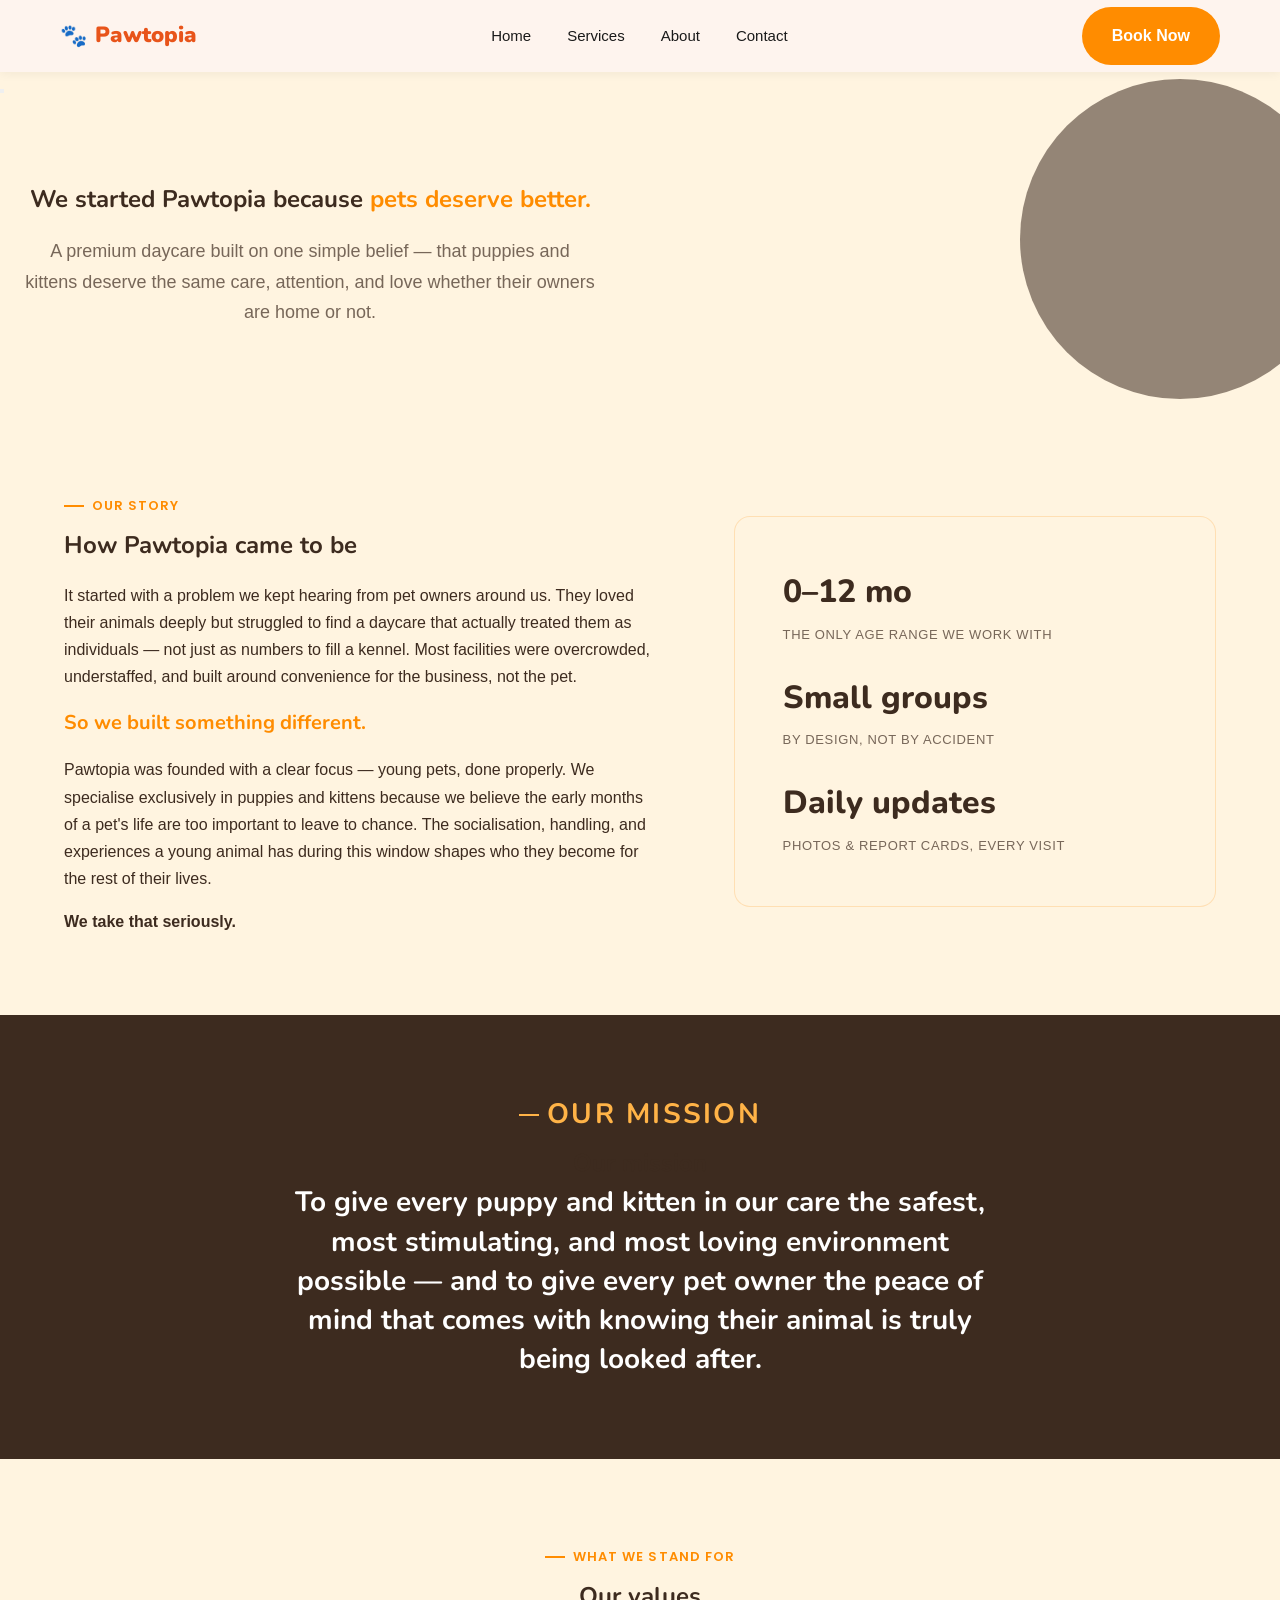
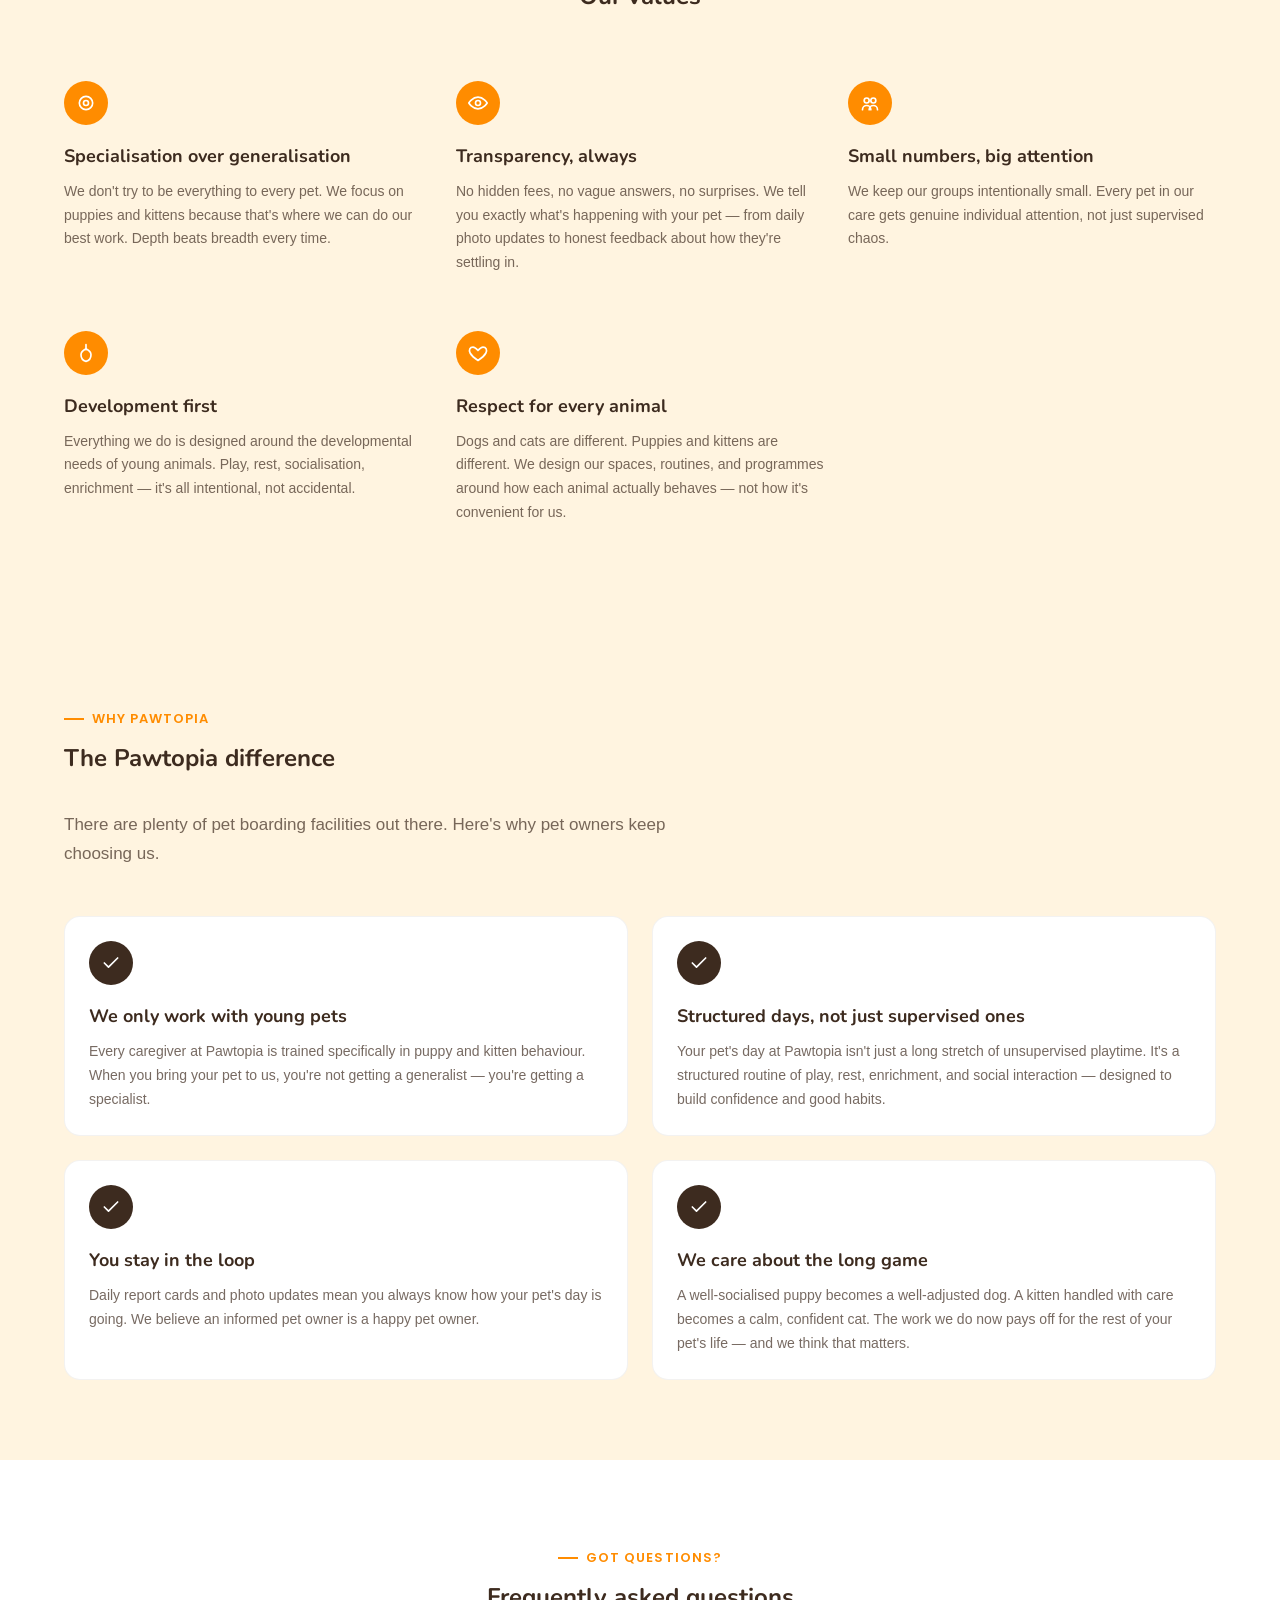
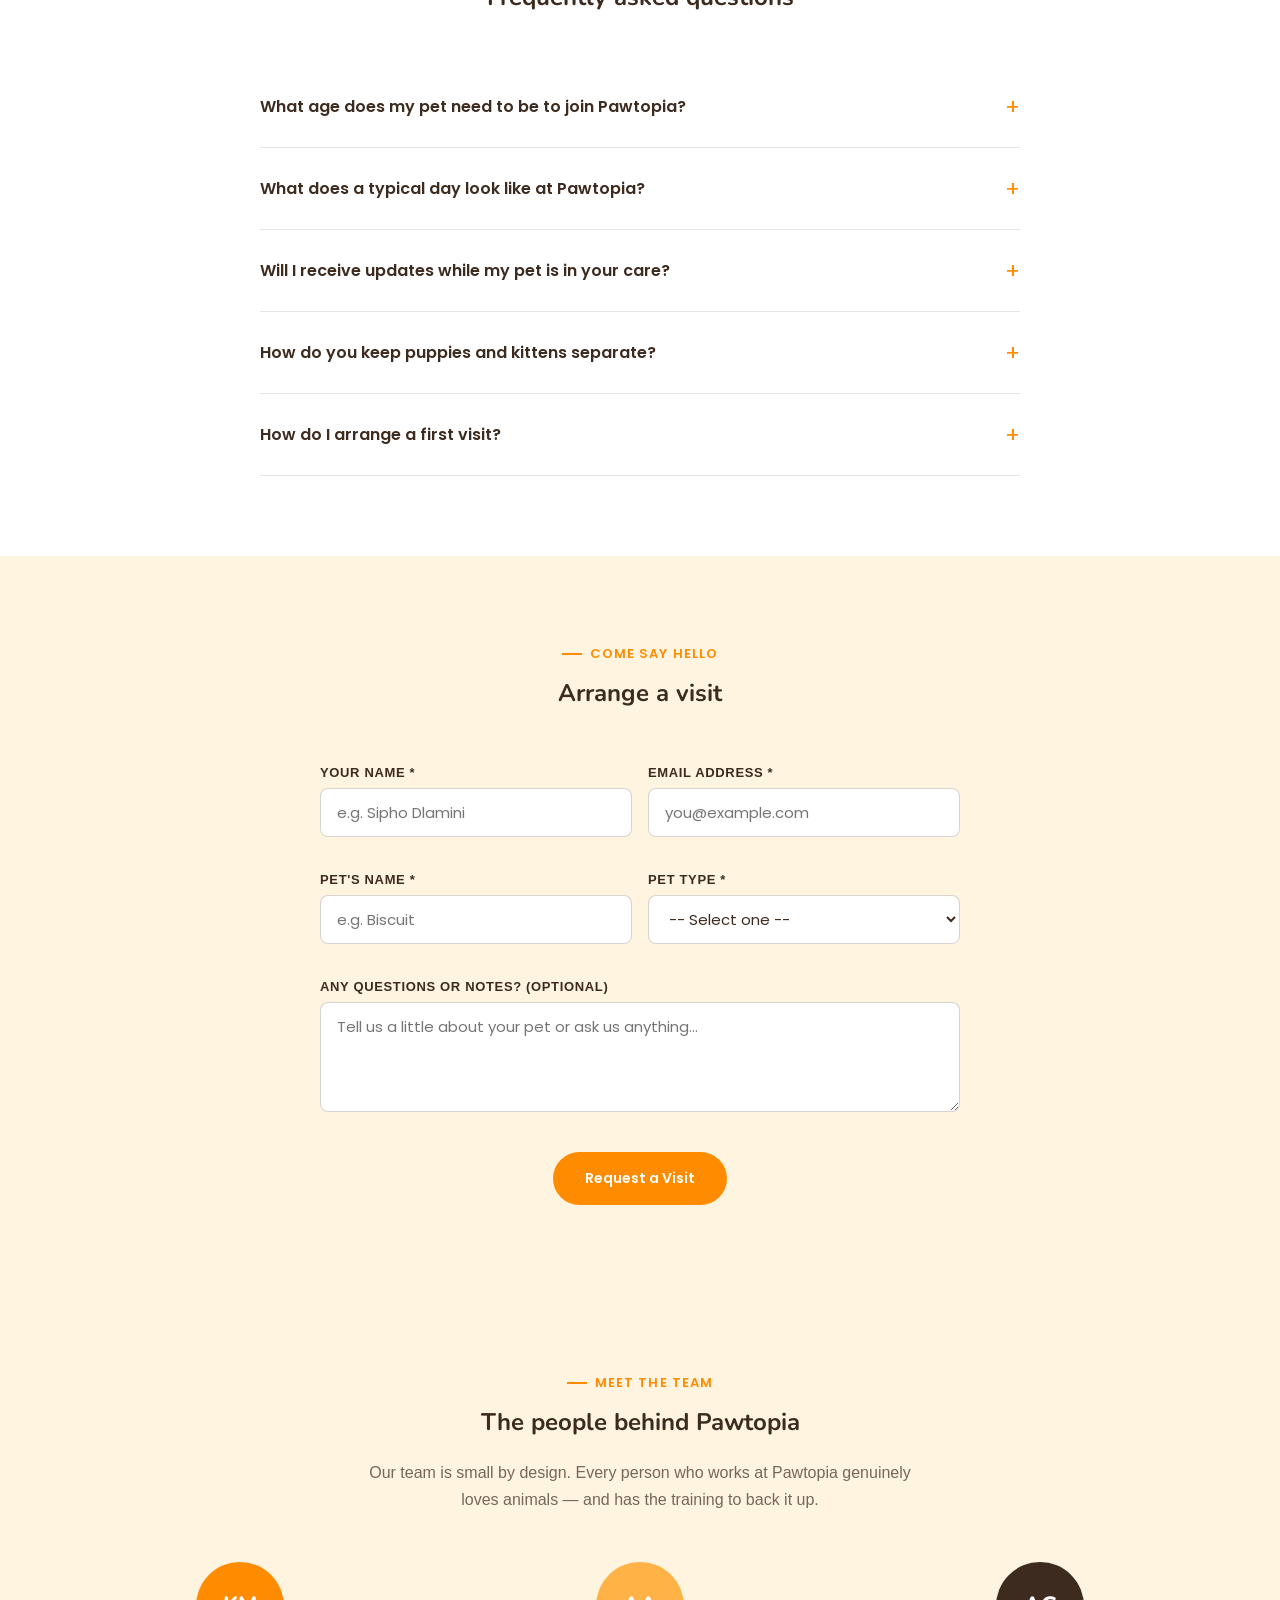
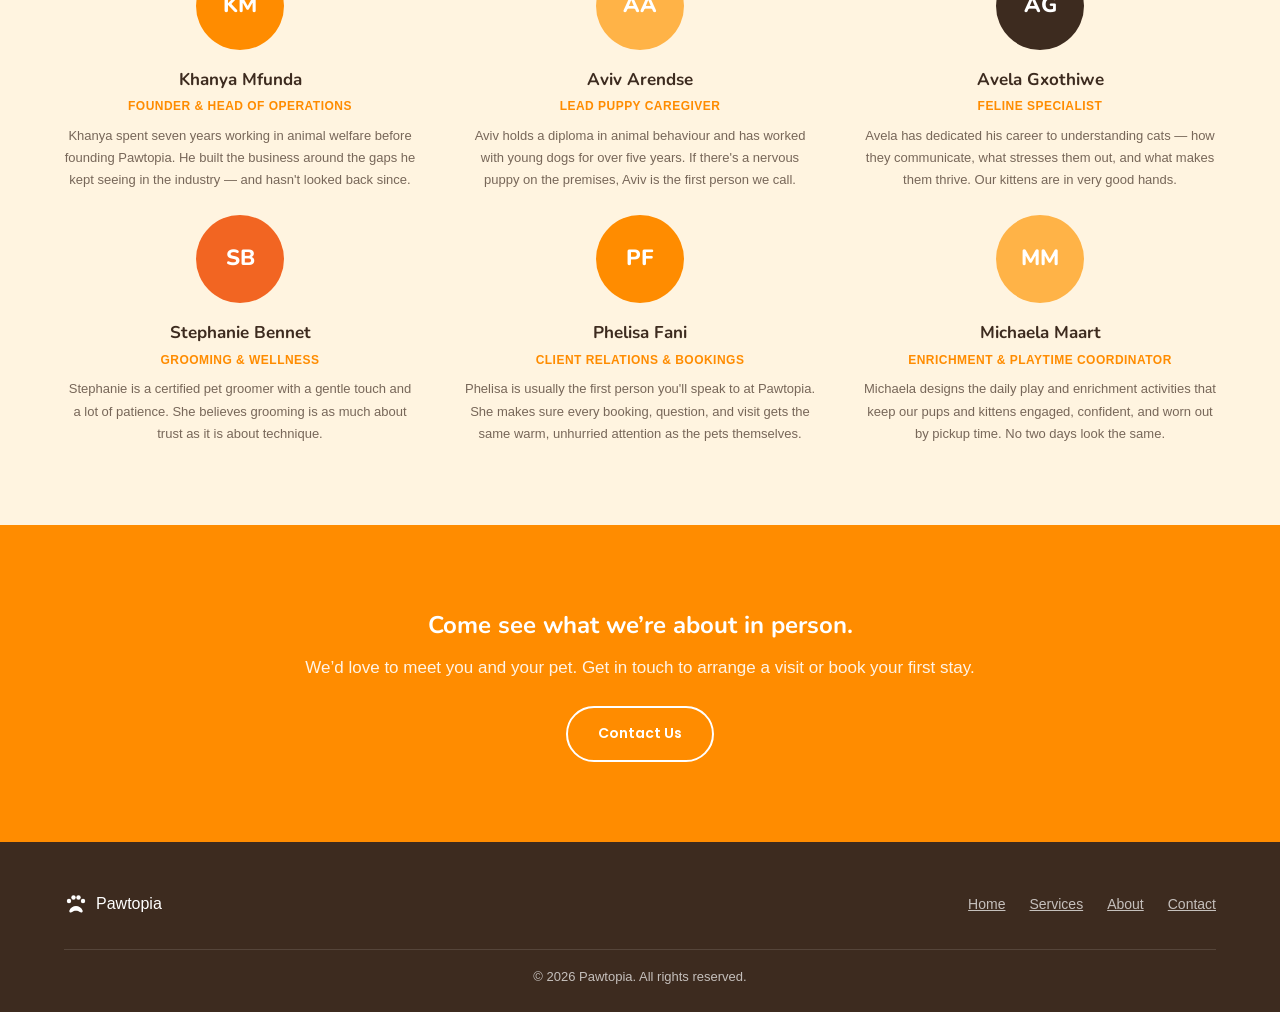
<file: about.html>
<!DOCTYPE html>
<!-- HTML document structure: DOCTYPE, html, head, body -->
<html lang="en">

<head>
  <!-- Meta tags -->
  <meta charset="UTF-8">
  <meta name="viewport" content="width=device-width, initial-scale=1.0">
  <meta name="description" content="Learn about Pawtopia — a premium daycare for puppies and kittens built on genuine care and specialist training.">
  <meta name="author" content="Pawtopia Team">

  <title>About Us — Pawtopia</title>

  <!-- Google Fonts (Nunito for headings, Poppins for body) -->
  <link rel="preconnect" href="https://fonts.googleapis.com">
  <link rel="preconnect" href="https://fonts.gstatic.com" crossorigin>
  <link href="https://fonts.googleapis.com/css2?family=Nunito:wght@700;800&family=Poppins:wght@400;500;600&display=swap" rel="stylesheet">

  <link rel="stylesheet" href="css/style.css">
  <link rel="stylesheet" href="css/about.css">
</head>

<body>

  <!-- =========================================================
       NAVIGATION
       Semantic element: <header> and <nav>
       Contains: links, list, button, image (SVG logo)
  ========================================================== -->
  <nav class="navbar">
  <a href="index.html" class="nav-logo">
    <span class="paw-icon">🐾</span>
    <span class="logo-text">Pawtopia</span>
  </a>
  <ul class="nav-links">
    <li><a href="index.html">Home</a></li>
    <li><a href="services.html">Services</a></li>
    <li><a href="about.html" class="active">About</a></li>
    <li><a href="contact.html">Contact</a></li>
  </ul>
  <a href="contact.html" class="nav-cta">Book Now</a>
  </nav>
 <!-- Right side: mobile hamburger -->
  <div class="nav-right">
        

        <!-- Button: Mobile hamburger (JS — mobile nav) -->
        <button class="nav-toggle" id="navToggle"
                aria-label="Toggle navigation menu"
                aria-expanded="false">
          <span></span>
          <span></span>
          <span></span>
        </button>
      </div>

    </div>
  </header>


  <!-- =========================================================
       MAIN CONTENT  — semantic <main> element
  ========================================================== -->
  <main>

    <!-- -------------------------------------------------------
         HERO SECTION
         Headings: h1
         Image: hero pet photo
    ------------------------------------------------------- -->
    <section class="hero" id="about-hero">

      <div class="wrap">

        <!-- Heading h1 -->
        <h1>We started Pawtopia because
          <span class="accent">pets deserve better.</span>
        </h1>

        <!-- Paragraph -->
        <p>A premium daycare built on one simple belief &mdash; that puppies and
           kittens deserve the same care, attention, and love whether their
           owners are home or not.</p>



      </div>

    </section><!-- end .hero -->


    <!-- -------------------------------------------------------
         OUR STORY SECTION
         Headings: h2
         Semantic element: <section> with aria-labelledby
    ------------------------------------------------------- -->
    <section class="story" id="our-story" aria-labelledby="story-heading">

      <div class="wrap grid">

        <!-- Left column: story text -->
        <div>
          <p class="eyebrow">Our story</p>

          <!-- Heading h2 -->
          <h2 id="story-heading">How Pawtopia came to be</h2>

          <!-- Paragraphs -->
          <p style="margin-top: 16px;">
            It started with a problem we kept hearing from pet owners around us.
            They loved their animals deeply but struggled to find a daycare that
            actually treated them as individuals &mdash; not just as numbers to fill
            a kennel. Most facilities were overcrowded, understaffed, and built
            around convenience for the business, not the pet.
          </p>

          <p class="pull">So we built something different.</p>

          <p>
            Pawtopia was founded with a clear focus &mdash; young pets, done properly.
            We specialise exclusively in puppies and kittens because we believe the
            early months of a pet's life are too important to leave to chance. The
            socialisation, handling, and experiences a young animal has during this
            window shapes who they become for the rest of their lives.
          </p>

          <p class="closer" style="margin-top: 16px;">We take that seriously.</p>
        </div>

        <!-- Right column: quick-stat panel -->
        <div class="story-panel">

          <div class="stat">
            <strong>0&ndash;12 mo</strong>
            <span>The only age range we work with</span>
          </div>

          <div class="stat">
            <strong>Small groups</strong>
            <span>By design, not by accident</span>
          </div>

          <div class="stat">
            <strong>Daily updates</strong>
            <span>Photos &amp; report cards, every visit</span>
          </div>

        </div><!-- end .story-panel -->

      </div><!-- end .wrap.grid -->

    </section><!-- end .story -->


    <!-- -------------------------------------------------------
         MISSION BAND
         Heading: h2
    ------------------------------------------------------- -->
    <section class="mission" id="our-mission" aria-labelledby="mission-heading">
      <div class="wrap">

        <p class="eyebrow">Our mission</p>

        <!-- Heading h2 -->
        <h2 id="mission-heading" class="sr-only">Our mission</h2>

        <!-- Mission statement paragraph -->
        <p>
          To give every puppy and kitten in our care the safest, most stimulating,
          and most loving environment possible &mdash; and to give every pet owner
          the peace of mind that comes with knowing their animal is truly being
          looked after.
        </p>

      </div>
    </section><!-- end .mission -->


    <!-- -------------------------------------------------------
         OUR VALUES SECTION
         Heading: h2, h3
         List: unordered (via grid cards, semantic <ul> below)
    ------------------------------------------------------- -->
    <section class="values" id="our-values" aria-labelledby="values-heading">
      <div class="wrap">

        <div class="section-head center">
          <p class="eyebrow">What we stand for</p>
          <!-- Heading h2 -->
          <h2 id="values-heading">Our values</h2>
        </div>

        <!-- Unordered list used for the values grid -->
        <ul class="values-grid" style="list-style: none;">

          <li class="value-card">
            <div class="value-icon" aria-hidden="true">
              <svg viewBox="0 0 24 24" fill="none" stroke-width="2"
                   stroke-linecap="round" stroke-linejoin="round">
                <circle cx="12" cy="12" r="8"/>
                <circle cx="12" cy="12" r="3"/>
              </svg>
            </div>
            <!-- Heading h3 -->
            <h3>Specialisation over generalisation</h3>
            <p>We don't try to be everything to every pet. We focus on puppies
               and kittens because that's where we can do our best work. Depth
               beats breadth every time.</p>
          </li>

          <li class="value-card">
            <div class="value-icon" aria-hidden="true">
              <svg viewBox="0 0 24 24" fill="none" stroke-width="2"
                   stroke-linecap="round" stroke-linejoin="round">
                <path d="M1 12s4-7 11-7 11 7 11 7-4 7-11 7-11-7-11-7z"/>
                <circle cx="12" cy="12" r="3"/>
              </svg>
            </div>
            <h3>Transparency, always</h3>
            <p>No hidden fees, no vague answers, no surprises. We tell you exactly
               what's happening with your pet &mdash; from daily photo updates to
               honest feedback about how they're settling in.</p>
          </li>

          <li class="value-card">
            <div class="value-icon" aria-hidden="true">
              <svg viewBox="0 0 24 24" fill="none" stroke-width="2"
                   stroke-linecap="round" stroke-linejoin="round">
                <circle cx="8" cy="9" r="3"/>
                <circle cx="16" cy="9" r="3"/>
                <path d="M3 20c0-3 2.5-5 5-5s5 2 5 5"/>
                <path d="M11 20c0-3 2.5-5 5-5s5 2 5 5"/>
              </svg>
            </div>
            <h3>Small numbers, big attention</h3>
            <p>We keep our groups intentionally small. Every pet in our care gets
               genuine individual attention, not just supervised chaos.</p>
          </li>

          <li class="value-card">
            <div class="value-icon" aria-hidden="true">
              <svg viewBox="0 0 24 24" fill="none" stroke-width="2"
                   stroke-linecap="round" stroke-linejoin="round">
                <path d="M12 2v6"/>
                <path d="M12 22c4-1 6-4 6-8 0-3-2-5-6-7-4 2-6 4-6 7 0 4 2 7 6 8z"/>
              </svg>
            </div>
            <h3>Development first</h3>
            <p>Everything we do is designed around the developmental needs of young
               animals. Play, rest, socialisation, enrichment &mdash; it's all
               intentional, not accidental.</p>
          </li>

          <li class="value-card">
            <div class="value-icon" aria-hidden="true">
              <svg viewBox="0 0 24 24" fill="none" stroke-width="2"
                   stroke-linecap="round" stroke-linejoin="round">
                <path d="M12 21s-7-4.5-9.5-9C.7 8.4 2.3 5 6 5c2 0 3.5 1.2 6 4
                         2.5-2.8 4-4 6-4 3.7 0 5.3 3.4 3.5 7-2.5 4.5-9.5 9-9.5 9z"/>
              </svg>
            </div>
            <h3>Respect for every animal</h3>
            <p>Dogs and cats are different. Puppies and kittens are different. We
               design our spaces, routines, and programmes around how each animal
               actually behaves &mdash; not how it's convenient for us.</p>
          </li>

        </ul><!-- end .values-grid -->

      </div>
    </section><!-- end .values -->


    <!-- -------------------------------------------------------
         THE PAWTOPIA DIFFERENCE
         Heading: h2, h3
         Cards in a 2-column grid
    ------------------------------------------------------- -->
    <section class="difference" id="pawtopia-difference" aria-labelledby="diff-heading">
      <div class="wrap">

        <div class="section-head">
          <p class="eyebrow">Why Pawtopia</p>
          <!-- Heading h2 -->
          <h2 id="diff-heading">The Pawtopia difference</h2>
        </div>

        <p class="intro">
          There are plenty of pet boarding facilities out there. Here's why pet
          owners keep choosing us.
        </p>

        <div class="difference-grid">

          <article class="diff-card">
            <div class="value-icon" aria-hidden="true">
              <svg viewBox="0 0 24 24" fill="none" stroke="white" stroke-width="2"
                   stroke-linecap="round" stroke-linejoin="round">
                <polyline points="20 6 9 17 4 12"/>
              </svg>
            </div>
            <!-- Heading h3 -->
            <h3>We only work with young pets</h3>
            <p>Every caregiver at Pawtopia is trained specifically in puppy and kitten
               behaviour. When you bring your pet to us, you're not getting a generalist
               &mdash; you're getting a specialist.</p>
          </article>

          <article class="diff-card">
            <div class="value-icon" aria-hidden="true">
              <svg viewBox="0 0 24 24" fill="none" stroke="white" stroke-width="2"
                   stroke-linecap="round" stroke-linejoin="round">
                <polyline points="20 6 9 17 4 12"/>
              </svg>
            </div>
            <h3>Structured days, not just supervised ones</h3>
            <p>Your pet's day at Pawtopia isn't just a long stretch of unsupervised
               playtime. It's a structured routine of play, rest, enrichment, and social
               interaction &mdash; designed to build confidence and good habits.</p>
          </article>

          <article class="diff-card">
            <div class="value-icon" aria-hidden="true">
              <svg viewBox="0 0 24 24" fill="none" stroke="white" stroke-width="2"
                   stroke-linecap="round" stroke-linejoin="round">
                <polyline points="20 6 9 17 4 12"/>
              </svg>
            </div>
            <h3>You stay in the loop</h3>
            <p>Daily report cards and photo updates mean you always know how your pet's
               day is going. We believe an informed pet owner is a happy pet owner.</p>
          </article>

          <article class="diff-card">
            <div class="value-icon" aria-hidden="true">
              <svg viewBox="0 0 24 24" fill="none" stroke="white" stroke-width="2"
                   stroke-linecap="round" stroke-linejoin="round">
                <polyline points="20 6 9 17 4 12"/>
              </svg>
            </div>
            <h3>We care about the long game</h3>
            <p>A well-socialised puppy becomes a well-adjusted dog. A kitten handled
               with care becomes a calm, confident cat. The work we do now pays off
               for the rest of your pet's life &mdash; and we think that matters.</p>
          </article>

        </div><!-- end .difference-grid -->

      </div>
    </section><!-- end .difference -->


    <!-- -------------------------------------------------------
         FAQ ACCORDION  (JS Additional Feature 2)
         Semantic element: <section>
         List: <ul id="faq-list"> populated by JavaScript
    ------------------------------------------------------- -->
    <section class="faq-section" id="faq" aria-labelledby="faq-heading">
      <div class="wrap">

        <div class="section-head center">
          <p class="eyebrow">Got questions?</p>
          <!-- Heading h2 -->
          <h2 id="faq-heading">Frequently asked questions</h2>
        </div>

        <!-- Unordered list — JS will inject <li> items from FAQ_DATA array -->
        <ul id="faq-list" aria-label="Frequently asked questions"></ul>

      </div>
    </section><!-- end .faq-section -->


    <!-- -------------------------------------------------------
         VISIT REQUEST FORM
         HTML concepts: Form, Labels, Inputs, Buttons, Lists
         JS concepts: Form Validation, Event Handling, User Feedback
    ------------------------------------------------------- -->
    <section class="visit-form-section" id="arrange-visit" aria-labelledby="form-heading">
      <div class="wrap">

        <div class="section-head center">
          <p class="eyebrow">Come say hello</p>
          <!-- Heading h2 -->
          <h2 id="form-heading">Arrange a visit</h2>
        </div>

        <!-- Form — action is empty because JS handles submission -->
        <form id="visit-form" novalidate aria-label="Arrange a visit form">

          <!-- Form row 1: Your name + email (Labels and Inputs) -->
          <div class="form-row">

            <div class="form-group">
              <!-- Label — linked to input via for/id -->
              <label for="visitor-name">Your name *</label>
              <input
                type="text"
                id="visitor-name"
                name="visitor-name"
                placeholder="e.g. Sipho Dlamini"
                autocomplete="name"
              >
              <!-- Inline error message (shown by JS) -->
              <span class="field-error" id="visitor-name-error" role="alert"></span>
            </div>

            <div class="form-group">
              <label for="visitor-email">Email address *</label>
              <input
                type="email"
                id="visitor-email"
                name="visitor-email"
                placeholder="you@example.com"
                autocomplete="email"
              >
              <span class="field-error" id="visitor-email-error" role="alert"></span>
            </div>

          </div><!-- end .form-row -->

          <!-- Form row 2: Pet name + pet type -->
          <div class="form-row">

            <div class="form-group">
              <label for="pet-name">Pet's name *</label>
              <input
                type="text"
                id="pet-name"
                name="pet-name"
                placeholder="e.g. Biscuit"
              >
              <span class="field-error" id="pet-name-error" role="alert"></span>
            </div>

            <div class="form-group">
              <!-- Label + Select (dropdown input) -->
              <label for="pet-type">Pet type *</label>
              <select id="pet-type" name="pet-type">
                <option value="">-- Select one --</option>
                <option value="puppy">Puppy</option>
                <option value="kitten">Kitten</option>
                <option value="both">Both (puppy &amp; kitten)</option>
              </select>
              <span class="field-error" id="pet-type-error" role="alert"></span>
            </div>

          </div><!-- end .form-row -->

          <!-- Message textarea -->
          <div class="form-group">
            <label for="visitor-message">Any questions or notes? (optional)</label>
            <textarea
              id="visitor-message"
              name="visitor-message"
              placeholder="Tell us a little about your pet or ask us anything..."
            ></textarea>
          </div>

          <!-- Submit button -->
          <div style="text-align: center; margin-top: 8px;">
            <button
              type="submit"
              id="form-submit"
              class="btn btn-primary"
            >Request a Visit</button>
          </div>

          <!-- Success message (shown by JS after valid submission) -->
          <div id="form-success" role="status" aria-live="polite"></div>

        </form><!-- end #visit-form -->

      </div>
    </section><!-- end .visit-form-section -->


    <!-- -------------------------------------------------------
         TEAM SECTION
         Heading: h2, h3
         CSS Grid: 3 columns x 2 rows for 6 members
    ------------------------------------------------------- -->
    <section class="team" id="our-team" aria-labelledby="team-heading">
      <div class="wrap">

        <div class="section-head center">
          <p class="eyebrow">Meet the team</p>
          <!-- Heading h2 -->
          <h2 id="team-heading">The people behind Pawtopia</h2>
        </div>

        <p style="text-align: center; max-width: 560px;
                  margin: -32px auto 48px; color: rgba(61,43,31,0.7);">
          Our team is small by design. Every person who works at Pawtopia
          genuinely loves animals &mdash; and has the training to back it up.
        </p>

        <!-- CSS Grid — 3 x 2 for 6 team members -->
        <div class="team-grid">

          <!-- Team member 1 -->
          <div class="team-card">
            <div class="avatar" style="background: #FF8C00;">KM</div>
            <h3>Khanya Mfunda</h3>
            <span class="role">Founder &amp; Head of Operations</span>
            <p class="bio">Khanya spent seven years working in animal welfare before
               founding Pawtopia. He built the business around the gaps he kept seeing
               in the industry &mdash; and hasn't looked back since.</p>
          </div>

          <!-- Team member 2 -->
          <div class="team-card">
            <div class="avatar" style="background: #FFB347;">AA</div>
            <h3>Aviv Arendse</h3>
            <span class="role">Lead Puppy Caregiver</span>
            <p class="bio">Aviv holds a diploma in animal behaviour and has worked with
               young dogs for over five years. If there's a nervous puppy on the
               premises, Aviv is the first person we call.</p>
          </div>

          <!-- Team member 3 -->
          <div class="team-card">
            <div class="avatar" style="background: #3D2B1F;">AG</div>
            <h3>Avela Gxothiwe</h3>
            <span class="role">Feline Specialist</span>
            <p class="bio">Avela has dedicated his career to understanding cats &mdash;
               how they communicate, what stresses them out, and what makes them thrive.
               Our kittens are in very good hands.</p>
          </div>

          <!-- Team member 4 -->
          <div class="team-card">
            <div class="avatar" style="background: #F26522;">SB</div>
            <h3>Stephanie Bennet</h3>
            <span class="role">Grooming &amp; Wellness</span>
            <p class="bio">Stephanie is a certified pet groomer with a gentle touch and
               a lot of patience. She believes grooming is as much about trust as it is
               about technique.</p>
          </div>

          <!-- Team member 5 -->
          <div class="team-card">
            <div class="avatar" style="background: #FF8C00;">PF</div>
            <h3>Phelisa Fani</h3>
            <span class="role">Client Relations &amp; Bookings</span>
            <p class="bio">Phelisa is usually the first person you'll speak to at
               Pawtopia. She makes sure every booking, question, and visit gets the
               same warm, unhurried attention as the pets themselves.</p>
          </div>

          <!-- Team member 6 -->
          <div class="team-card">
            <div class="avatar" style="background: #FFB347;">MM</div>
            <h3>Michaela Maart</h3>
            <span class="role">Enrichment &amp; Playtime Coordinator</span>
            <p class="bio">Michaela designs the daily play and enrichment activities
               that keep our pups and kittens engaged, confident, and worn out by
               pickup time. No two days look the same.</p>
          </div>

        </div><!-- end .team-grid -->

      </div>
    </section><!-- end .team -->


    <!-- -------------------------------------------------------
         BOTTOM CTA BAND
         Heading: h2
         Button / Link
    ------------------------------------------------------- -->
    <section class="cta-band" id="contact-cta">
      <div class="wrap">

        <!-- Heading h2 -->
        <h2>Come see what we&rsquo;re about in person.</h2>

        <p>We&rsquo;d love to meet you and your pet. Get in touch to arrange a
           visit or book your first stay.</p>

        <!-- Link styled as a button -->
        <a href="contact.html" class="btn btn-outline-light">Contact Us</a>

      </div>
    </section><!-- end .cta-band -->

  </main><!-- end main -->


  <!-- =========================================================
       FOOTER
       Semantic element: <footer>
       Contains: links, list, paragraph
  ========================================================== -->
  <footer>
    <div class="wrap">

      <!-- Footer logo link -->
      <a href="index.html" class="nav-logo" aria-label="Pawtopia home">
        <svg viewBox="0 0 24 24" fill="currentColor" width="24" height="24"
             aria-hidden="true">
          <path d="M12 14c-2.8 0-5.5 1.8-6.6 4.4-.4 1 .3 2.1 1.4 2.1.5 0
                   1-.2 1.4-.5 1-.8 2.3-1.3 3.8-1.3s2.8.5 3.8 1.3c.4.3.9.5
                   1.4.5 1.1 0 1.8-1.1 1.4-2.1C17.5 15.8 14.8 14 12 14z"/>
          <circle cx="5"    cy="9"   r="2.2"/>
          <circle cx="9.5"  cy="5.5" r="2.2"/>
          <circle cx="14.5" cy="5.5" r="2.2"/>
          <circle cx="19"   cy="9"   r="2.2"/>
        </svg>
        Pawtopia
      </a>

      <!-- Footer navigation list -->
      <ul class="foot-links">
        <li><a href="index.html">Home</a></li>
        <li><a href="services.html">Services</a></li>
        <li><a href="about.html">About</a></li>
        <li><a href="contact.html">Contact</a></li>
      </ul>

      <!-- Copyright paragraph -->
      <p class="copyright">&copy; 2026 Pawtopia. All rights reserved.</p>

    </div>
  </footer>

  <script src="js/about.js"></script>

</body>
</html>
</file>
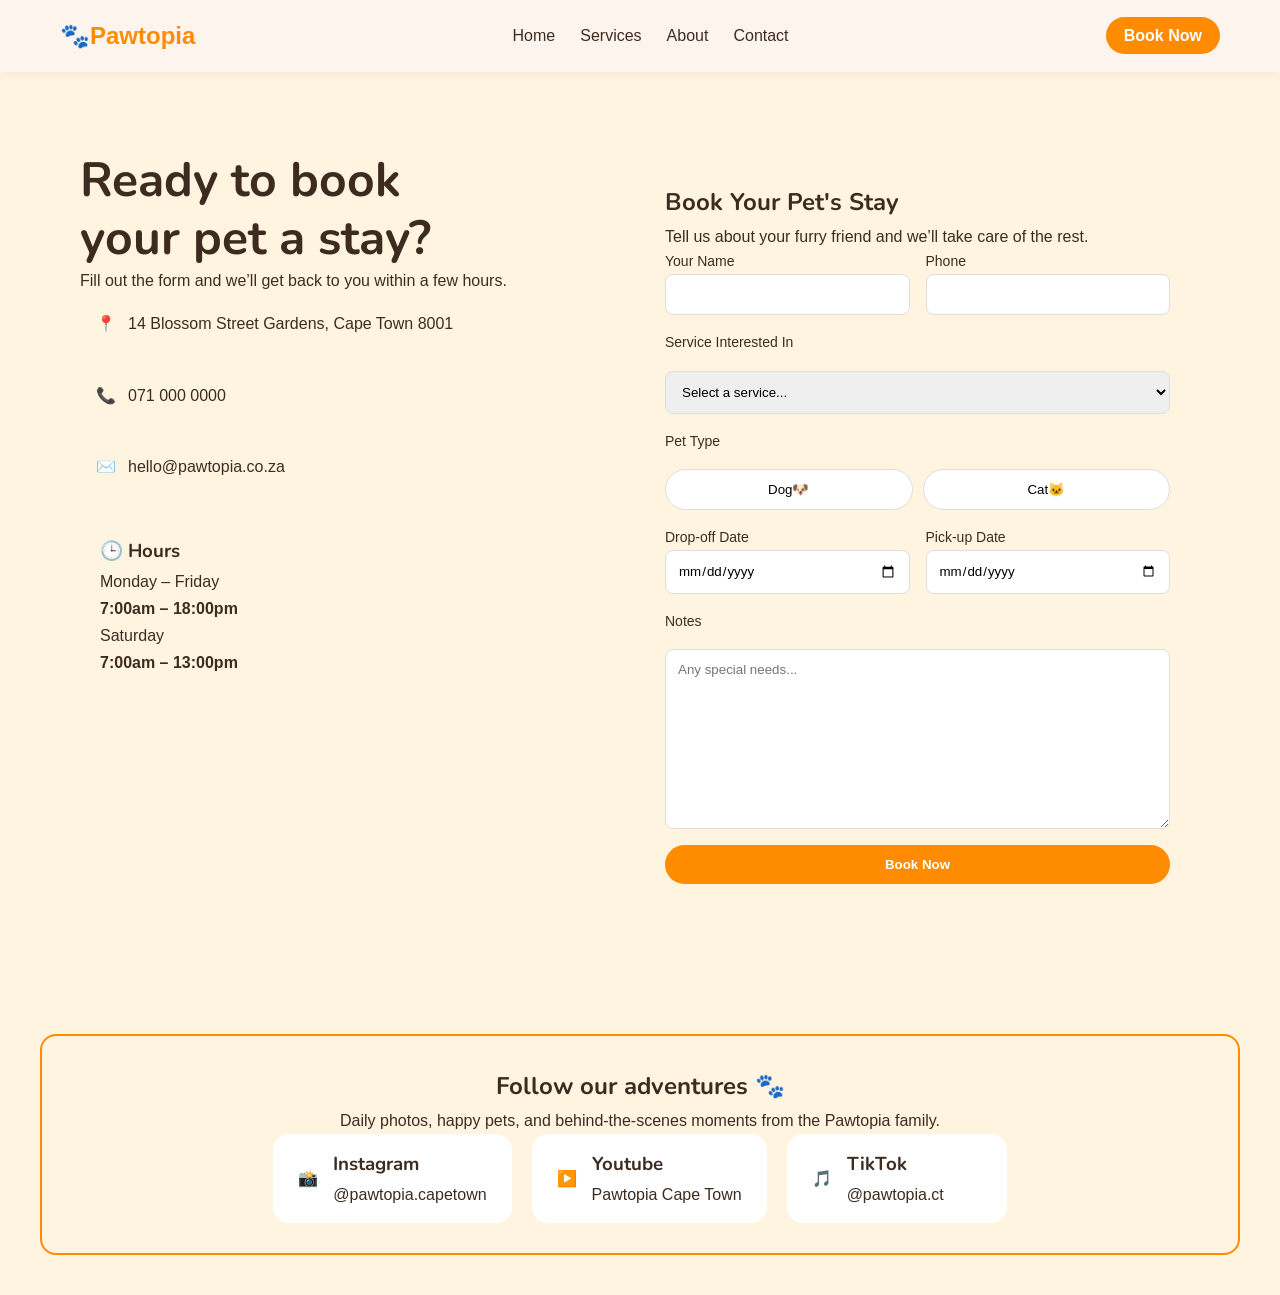
<file: contact.html>
<!DOCTYPE html>
<html lang="en">
<head>
  <meta charset="UTF-8">
  <meta name="viewport" content="width=device-width, initial-scale=1.0">
  <title>Pawtopia</title>

  <link href="https://fonts.googleapis.com/css2?family=Nunito:wght@700;800&family=Poppins:wght@400;500;600&display=swap" rel="stylesheet">
  <link rel="stylesheet" href="css/style.css">
</head>

<body>

<nav class="navbar">
  <div class="nav-left">🐾Pawtopia</div>

  <ul class="nav-center">
    <li><a href="index.html">Home</a></li>
    <li><a href="services.html">Services</a></li>
    <li><a href="about.html">About</a></li>
    <li><a href="contact.html">Contact</a></li>
  </ul>

  <div class="nav-right">
    <a href="contact.html" class="book-now-btn">Book Now</a>
  </div>
</nav>

<section id="contact" class="contact-section">

  <div class="contact-left">
    <h1>Ready to book<br>your pet a stay?</h1>

    <p>Fill out the form and we’ll get back to you within a few hours.</p>

    <div class="info clickable-location" onclick="openMap()">
      <span>📍</span>
      <p>14 Blossom Street Gardens, Cape Town 8001</p>
    </div>

    <div class="info">
      <span>📞</span>
      <p>071 000 0000</p>
    </div>

    <div class="info">
      <span>✉️</span>
      <p>hello@pawtopia.co.za</p>
    </div>

    <div class="hours-card">
      <h3>🕒 Hours</h3>

      <div>
        <p>Monday – Friday</p>
        <strong>7:00am – 18:00pm</strong>
      </div>

      <div>
        <p>Saturday</p>
        <strong>7:00am – 13:00pm</strong>
      </div>
    </div>
  </div>

  <div class="booking-box">
    <h2>Book Your Pet's Stay</h2>
    <p>Tell us about your furry friend and we’ll take care of the rest.</p>

    <form>

      <input type="hidden" id="petTypeInput">

      <div class="form-row">
        <div class="form-group">
          <label>Your Name</label>
          <input type="text" required>
        </div>

        <div class="form-group">
          <label>Phone</label>
          <input type="tel" required>
        </div>
      </div>

      <label>Service Interested In</label>
      <select required>
        <option value="">Select a service...</option>
        <option>Daycare</option>
        <option>Boarding</option>
        <option>Grooming</option>
        <option>Specialist Programme</option>
        <option>General Enquiry</option>
      </select>

      <label>Pet Type</label>
      <div class="pet-buttons">
        <button type="button">Dog🐶</button>
        <button type="button">Cat🐱</button>
      </div>

      <div class="form-row">
        <div class="form-group">
          <label>Drop-off Date</label>
          <input type="date" id="dropOffDate" required>
        </div>

        <div class="form-group">
          <label>Pick-up Date</label>
          <input type="date" id="pickUpDate" required>
        </div>
      </div>

      <label>Notes</label>
      <textarea placeholder="Any special needs..." rows="5"></textarea>

      <button class="submit-btn" type="submit">Book Now</button>
    </form>
  </div>

  <div id="confirmationMessage" class="confirmation-message">
  Booking successful 🐾 We’ll contact you soon!
</div>

</section>

<div class="social-section">
  <h2>Follow our adventures 🐾</h2>
  <p>Daily photos, happy pets, and behind-the-scenes moments from the Pawtopia family.</p>

  <div class="social-links">
    <div class="social-card">
      <span>📸</span>
      <div>
        <h3>Instagram</h3>
        <p>@pawtopia.capetown</p>
      </div>
    </div>

    <div class="social-card">
      <span>▶️</span>
      <div>
        <h3>Youtube</h3>
        <p>Pawtopia Cape Town</p>
      </div>
    </div>

    <div class="social-card">
      <span>🎵</span>
      <div>
        <h3>TikTok</h3>
        <p>@pawtopia.ct</p>
      </div>
    </div>
  </div>
</div>

<div id="mapModal" class="map-modal">
  <div class="map-content">
    <span class="close" onclick="closeMap()">✖</span>

    <iframe
      src="https://www.google.com/maps?q=Cape+Town+Gardens&z=14&output=embed"
      width="100%"
      height="450"
      style="border:0;"
      allowfullscreen=""
      loading="lazy">
    </iframe>
  </div>
</div>

<script src="js/script.js"></script>

</body>
</html>
</file>
<file: css/style.css>
:root {
  --primary: #FF8C00;
  --secondary: #FFB347;
  --cream: #FFF4E0;
  --brown: #3D2B1F;
  --white: #FFFFFF;
}

body {
  margin: 0;
  font-family: 'Poppins', sans-serif;
  background: var(--white);
  color: var(--brown);
  line-height: 1.7;
}

h1, h2, h3 {
  font-family: 'Nunito', sans-serif;
  color: var(--brown);
}

.navbar {
  display: flex;
  justify-content: space-between;
  align-items: center;
  height: 70px;
  padding: 0 40px;
  background: var(--white);
  position: sticky;
  top: 0;
  z-index: 1000;
  box-shadow: 0 2px 10px rgba(0,0,0,0.05);
}

.nav-left {
  font-size: 24px;
  font-weight: 800;
  color: var(--primary);
}

.nav-center {
  display: flex;
  list-style: none;
  gap: 25px;
  margin: 0;
  padding: 0;
}

.nav-center a {
  text-decoration: none;
  color: var(--brown);
  font-weight: 500;
}

.nav-center a:hover,
.nav-center a.active {
  color: var(--primary);
}

.book-now-btn {
  background: var(--primary);
  color: var(--white);
  padding: 10px 18px;
  border-radius: 50px;
  text-decoration: none;
  font-weight: 600;
}

.book-now-btn:hover {
  background: var(--secondary);
}

.contact-section {
  display: flex;
  gap: 50px;
  max-width: 1200px;
  margin: 0 auto;
  padding: 80px 40px;
  align-items: flex-start;
}

.contact-left {
  flex: 1;
}

.contact-left h1 {
  font-size: 48px;
  line-height: 1.2;
}

.contact-left p {
  font-size: 16px;
}

.info {
  display: flex;
  align-items: center;
  gap: 12px;
  background: var(--cream);
  padding: 16px;
  border-radius: 16px;
  margin-bottom: 12px;
}

.clickable-location {
  cursor: pointer;
  transition: 0.3s;
}

.clickable-location:hover {
  transform: translateY(-3px);
}

.hours-card {
  background: var(--cream);
  padding: 20px;
  border-radius: 16px;
  margin-top: 20px;
}

.booking-box {
  flex: 1;
  max-width: 600px;
  background: var(--cream);
  padding: 30px;
  border-radius: 16px;
  box-sizing: border-box;
}

form {
  display: flex;
  flex-direction: column;
  gap: 16px;
}

.form-row {
  display: flex;
  gap: 16px;
}

.form-group {
  flex: 1;
  display: flex;
  flex-direction: column;
}

label {
  font-size: 14px;
  font-weight: 500;
}

input,
select,
textarea {
  width: 100%;
  padding: 12px;
  border-radius: 8px;
  border: 1px solid #ddd;
  box-sizing: border-box;
  font-family: inherit;
}

input:focus,
select:focus,
textarea:focus {
  outline: none;
  border-color: var(--primary);
}

textarea {
  min-height: 180px;
  resize: vertical;
}

.pet-buttons {
  display: flex;
  gap: 10px;
}

.pet-buttons button {
  flex: 1;
  padding: 12px;
  border-radius: 50px;
  border: 1px solid #ddd;
  background: var(--white);
  cursor: pointer;
  transition: 0.3s;
}

.pet-buttons button.active {
  background: var(--primary);
  color: var(--white);
  border-color: var(--primary);
}

.pet-buttons button:hover {
  transform: translateY(-2px);
}

.submit-btn {
  padding: 12px;
  border: none;
  border-radius: 50px;
  background: var(--primary);
  color: var(--white);
  font-weight: 600;
  cursor: pointer;
}

.submit-btn:hover {
  background: var(--secondary);
}

.confirmation-message {
  display: none;
  background: var(--white);
  border-left: 4px solid var(--primary);
  padding: 12px;
  border-radius: 8px;
}

.social-section {
  max-width: 1200px;
  margin: 40px auto;
  padding: 30px;
  background: var(--cream);
  border-radius: 16px;
  border: 2px solid var(--primary);
  text-align: center;
}

.social-links {
  display: flex;
  justify-content: center;
  gap: 20px;
  flex-wrap: wrap;
}

.social-card {
  display: flex;
  align-items: center;
  gap: 15px;
  background: var(--white);
  padding: 15px 25px;
  border-radius: 16px;
  min-width: 220px;
  text-align: left;
  transition: 0.3s;
}

.social-card:hover {
  transform: translateY(-5px);
  background: var(--secondary);
}

.map-modal {
  display: none;
  position: fixed;
  inset: 0;
  background: rgba(0,0,0,0.6);
  justify-content: center;
  align-items: center;
  z-index: 9999;
}

.map-content {
  width: 85%;
  max-width: 850px;
  background: var(--white);
  border-radius: 16px;
  overflow: hidden;
}

.close {
  position: absolute;
  top: 10px;
  right: 15px;
  cursor: pointer;
}

@media (max-width: 900px) {

  .contact-section {
    flex-direction: column;
    padding: 40px 20px;
  }

  .booking-box {
    max-width: 100%;
    width: 100%;
  }

  .form-row {
    flex-direction: column;
  }

  .navbar {
    padding: 15px 20px;
  }

  .nav-center {
    gap: 10px;
  }
}
/* Import Google Fonts for Soft Rounded Typography */
@import url('https://fonts.googleapis.com/css2?family=Quicksand:wght@500;600;700&display=swap');

/* Tailwind Layers Configuration for Custom Utility Properties */
@layer base {
  body {
    font-family: 'Quicksand', sans-serif;
    color: #3D2B1F;
    background-color: #ffffff;
  }
}

/* Custom Design Token Mappings */
:root {
  --paw-orange: #FF8C00;
  --paw-amber: #FFB347;
  --paw-cream: #FFF4E0;
  --paw-brown: #3D2B1F;
  --paw-error: #F26522;
}

/* Tailwind Custom Utility Injectors */
.text-pawOrange { color: var(--paw-orange); }
.bg-pawOrange { background-color: var(--paw-orange); }
.hover\:bg-pawAmber:hover { background-color: var(--paw-amber); }
.border-pawOrange { border-color: var(--paw-orange); }
.text-pawError { color: var(--paw-error); }
.border-pawError { border-color: var(--paw-error); }

*, *::before, *::after { box-sizing: border-box; margin: 0; padding: 0; }

html { font-size: 16px; scroll-behavior: smooth; }

body {
  font-family: 'Inter', sans-serif;
  background-color: #FFF4E0;
  color: #3D2B1F;
  overflow-x: hidden;
}


/* ---------- Navbar ---------- */
.navbar {
  display: flex;
  align-items: center;
  justify-content: space-between;
  padding: 0 60px;
  height: 72px;
  background-color: #FEF4EE;
  position: sticky;
  top: 0;
  z-index: 100;
}

.nav-cta {
  display: inline-flex;
  align-items: center;
  gap: 8px;
  background-color: #FF8C00;
  color: #fff;
  font-family: 'Inter', sans-serif;
  font-weight: 700;
  font-size: 16px;
  padding: 15px 30px;
  border-radius: 50px;
  text-decoration: none;
  transition: background 0.2s, transform 0.15s;
  animation: ease-in 0.8s;
}

.nav-logo {
  display: flex;
  align-items: center;
  gap: 8px;
  text-decoration: none;
}

.nav-logo .paw-icon {
  font-size: 22px;
}

.nav-logo .logo-text {
  font-family: 'Nunito', sans-serif;
  font-weight: 900;
  font-size: 22px;
  color: #E8541A;
}

.nav-links {
  display: flex;
  list-style: none;
  gap: 36px;
}

.nav-links a {
  text-decoration: none;
  color: #1a1a1a;
  font-size: 15px;
  font-weight: 500;
  transition: color 0.2s;
}

.nav-links a:hover { color: #E8541A; }

.btn-book-nav {
  background-color: #E8541A;
  color: #fff;
  font-family: 'Inter', sans-serif;
  font-weight: 600;
  font-size: 15px;
  padding: 12px 26px;
  border: none;
  border-radius: 50px;
  cursor: pointer;
  text-decoration: none;
  transition: background 0.2s, transform 0.15s;
}

.btn-book-nav:hover {
  background-color: #c94415;
  transform: translateY(-1px);
}

/* =============================================
   HAMBURGER — hidden checkbox toggle (no JS)
   ============================================= */
 
/* Hide the real checkbox off-screen */
.nav-toggle-input {
  position: absolute;
  opacity: 0;
  width: 0;
  height: 0;
  pointer-events: none;
}
 
/* The three-bar icon button */
.hamburger {
  display: none;           /* hidden on desktop */
  flex-direction: column;
  justify-content: center;
  align-items: center;
  gap: 5px;
  width: 44px;
  height: 44px;
  cursor: pointer;
  border-radius: 10px;
  transition: background 0.2s;
  flex-shrink: 0;
  -webkit-tap-highlight-color: transparent;
}
.hamburger:hover { background: #f5e6dc; }
 
/* Each bar */
.hamburger .bar {
  display: block;
  width: 24px;
  height: 2.5px;
  background-color: #1a1a1a;
  border-radius: 4px;
  transition: transform 0.35s cubic-bezier(.4,0,.2,1),
              opacity   0.25s ease,
              width     0.25s ease;
  transform-origin: center;
}
 
/* ── Animate bars → X when checkbox is checked ── */
.nav-toggle-input:checked ~ .hamburger .bar:nth-child(1) {
  transform: translateY(7.5px) rotate(45deg);
}
.nav-toggle-input:checked ~ .hamburger .bar:nth-child(2) {
  opacity: 0;
  width: 0;
}
.nav-toggle-input:checked ~ .hamburger .bar:nth-child(3) {
  transform: translateY(-7.5px) rotate(-45deg);
}
 
/* =============================================
   MOBILE MENU DROPDOWN
   ============================================= */
.mobile-menu {
  display: none;           /* hidden on desktop */
  position: absolute;
  top: 72px;               /* sits directly below the navbar */
  left: 0;
  right: 0;
  background: #fff;
  border-bottom: 2px solid #f0e0d8;
  box-shadow: 0 12px 32px rgba(0,0,0,0.10);
  padding: 20px 24px 28px;
  /* slide-in animation */
  max-height: 0;
  overflow: hidden;
  opacity: 0;
  transform: translateY(-8px);
  transition: max-height 0.4s cubic-bezier(.4,0,.2,1),
              opacity    0.3s ease,
              transform  0.3s ease;
  pointer-events: none;
}
 
/* Open state — driven by the checkbox */
.nav-toggle-input:checked ~ .mobile-menu {
  max-height: 400px;
  opacity: 1;
  transform: translateY(0);
  pointer-events: auto;
}
 
.mobile-menu ul {
  list-style: none;
  display: flex;
  flex-direction: column;
  gap: 4px;
  margin-bottom: 20px;
}
 
.mobile-menu ul li a {
  display: block;
  padding: 12px 8px;
  font-size: 16px;
  font-weight: 600;
  color: #1a1a1a;
  text-decoration: none;
  border-radius: 10px;
  transition: background 0.15s, color 0.15s;
}
.mobile-menu ul li a:hover {
  background: #FEF4EE;
  color: #E8541A;
}
 
/* Book Now inside the mobile menu */
.btn-book-mobile {
  display: block;
  width: 100%;
  text-align: center;
  background-color: #E8541A;
  color: #fff;
  font-family: 'Inter', sans-serif;
  font-weight: 700;
  font-size: 16px;
  padding: 14px;
  border-radius: 50px;
  text-decoration: none;
  transition: background 0.2s;
}
.btn-book-mobile:hover { background-color: #c94415; }
 

/* ---------- Hero Section ---------- */
.hero {
  display: grid;
  grid-template-columns: 1fr 1fr;
  align-items: center;
  gap: 40px;
  padding: 60px 60px 80px;
  max-width: 1300px;
  margin: 0 auto;
  position: relative;
}

/* Decorative blobs */
.hero::before {
  content: '';
  position: absolute;
  top: -20px;
  right: -60px;
  width: 320px;
  height: 320px;
  background: #3D2B1F;
  border-radius: 50%;
  z-index: 0;
  opacity: 0.55;
}

/* ---------- Hero Left ---------- */
.hero-left {
  position: relative;
  z-index: 1;
}


.hero-headline {
  font-family: 'Nunito', sans-serif;
  font-weight: 900;
  font-size: clamp(42px, 5.5vw, 68px);
  line-height: 1.08;
  color: #3D2B1F;
  margin-bottom: 22px;
  animation: fadeIn 0.8s ease-in;
}

.hero-headline .accent { 
  color: #E8541A;
  animation: fadeIn 0.8s ease-in;
}


.hero-sub {
  font-size: 17px;
  line-height: 1.65;
  color: #444;
  max-width: 420px;
  margin-bottom: 36px;
}


.btn-primary {
  display: inline-flex;
  align-items: center;
  gap: 8px;
  background-color: #FF8C00;
  color: #fff;
  font-family: 'Inter', sans-serif;
  font-weight: 700;
  font-size: 16px;
  padding: 15px 30px;
  border-radius: 50px;
  text-decoration: none;
  transition: background 0.2s, transform 0.15s;
  animation: ease-in 0.8s;
}

.btn-primary:hover {
  background-color: #FFF4E0;
  color: #FF8C00;
  border: 2px solid #FF8C00;
  transform: translateY(-2px);
}

.btn-secondary {
  display: inline-flex;
  align-items: center;
  background: transparent;
  color: #FF8C00;
  font-family: 'Inter', sans-serif;
  font-weight: 600;
  font-size: 16px;
  padding: 14px 28px;
  border: 2px solid #FFB347;
  border-radius: 50px;
  text-decoration: none;
  transition: background 0.2s, color 0.2s;
  animation: ease-in 0.8s;
}

.btn-secondary:hover {
  background: #FFB347;
  color: #f0e0d8;
}



/* ---------- Hero Right ---------- */
.hero-right {
  position: relative;
  z-index: 1;
  display: flex;
  justify-content: center;
  animation: ease-in 0.8s;
}



.hero-img-wrap {
  position: relative;
  z-index: 1;
  width: 100%;
  max-width: 560px;
  border-radius: 20px;
  overflow: hidden;
  border: 3px solid #3D2B1F;
  box-shadow: 6px 8px 0px #3D2B1F;
}

.hero-img-wrap img {
  width: 100%;
  height: 440px;
  object-fit: cover;
  display: block;
}

@keyframes fadeIn {
  from {
    opacity: 0;
    transform: translateY(10px);
  }
  to {
    opacity: 1;
    transform: translateY(0);
  }
}


/* ---------- Responsive ---------- */
@media (max-width: 900px) {
  .hero {
    grid-template-columns: 1fr;
    padding: 40px 24px 60px;
  }

  .hero::before { display: none; }

  .navbar {
    padding: 0 24px;
  }

  .nav-links { display: none; }

  .hero-img-wrap img { height: 300px; }

  .card-review { right: 0; top: -10px; }
  .card-checkin { left: 10px; bottom: -10px; }
}


/* =============================================
   RESPONSIVE — Tablet (≤ 1024px)
   ============================================= */
@media (max-width: 1024px) {
  .navbar { padding: 0 32px; }
 
  /* Hide desktop elements, show hamburger */
  .nav-cta { display: none; }
  .nav-links   { display: none; }
  .desktop-only { display: none; }
  .hamburger   { display: flex; }
  .mobile-menu { display: block; }    /* still invisible via max-height:0 */
 
  .hero {
    grid-template-columns: 1fr 1fr;
    gap: 28px;
    padding: 48px 32px 72px;
  }
 
  .hero-img-wrap img { height: 360px; }
  .card-review { right: -10px; }
}
 
/* =============================================
   RESPONSIVE — Mobile (≤ 680px)
   ============================================= */
@media (max-width: 680px) {
  .navbar { padding: 0 20px; height: 64px; }
 
  /* Stack hero to single column */
  .hero {
    grid-template-columns: 1fr;
    padding: 32px 20px 80px;
    gap: 60px;
  }
 
  .hero::before { display: none; }
 
  .hero-right { margin-top: 20px; }
 
  .hero-img-wrap img { height: 260px; }
 
  /* Pull floating cards in so they don't overflow */
  .card-review {
    top: -16px;
    right: 0px;
    min-width: 140px;
    padding: 10px 14px;
  }
  .card-review .score { font-size: 17px; }
  .card-review .stars { font-size: 14px; }
 
  .card-checkin {
    left: 10px;
    bottom: -18px;
    min-width: 180px;
    padding: 10px 14px;
    gap: 10px;
  }
  
  .btn-primary { width: 100%; justify-content: center; } 
  .btn-secondary { width: 100%; justify-content: center; margin-top: 10px; }
 
  /* Mobile menu sits below 64px navbar */
  .mobile-menu { top: 64px; }
}

/* --- Pet Tabs Styling --- */
.pet-tabs {
  display: flex;
  gap: 10px;
  margin-bottom: 20px;
}
.tab-btn {
  background: #f0f0f0;
  border: 2px solid transparent;
  padding: 8px 16px;
  border-radius: 20px;
  cursor: pointer;
  font-weight: bold;
  transition: all 0.3s ease;
}
.tab-btn.active {
  background: #ff9f43; /* Match your accent color */
  color: white;
  border-color: #ff9f43;
}

/* --- Paw Print Trail Styling --- */
.paw-trail {
  position: absolute;
  pointer-events: none; /* Stops paw prints from blocking clicks */
  font-size: 24px;
  animation: fadeOutPaw 1s forwards;
  z-index: 9999;
}

@keyframes fadeOutPaw {
  0% {
    opacity: 1;
    transform: scale(1) translateY(0);
  }
  100% {
    opacity: 0;
    transform: scale(0.5) translateY(-20px);
  }
}

/* =============================================
   SERVICES PAGE
   ============================================= */

.services-hero {
  background: var(--cream);
  padding: 80px 40px;
}

.services-hero-inner {
  max-width: 1200px;
  margin: 0 auto;
  display: grid;
  grid-template-columns: 1fr 1fr;
  gap: 48px;
  align-items: center;
}

.services-hero-text h1 {
  font-size: 48px;
  font-weight: 800;
  line-height: 1.2;
  margin-bottom: 16px;
}

.services-hero-text p {
  font-size: 16px;
  line-height: 1.7;
  margin-bottom: 32px;
}

.services-hero-btns {
  display: flex;
  gap: 16px;
  flex-wrap: wrap;
}

.services-slider {
  width: 100%;
  height: 350px;
  border-radius: 12px;
  overflow: hidden;
}

.slider-track {
  display: flex;
  height: 100%;
  transition: transform 0.7s ease-in-out;
}

.slide {
  min-width: 100%;
  height: 100%;
}

.slide img {
  width: 100%;
  height: 100%;
  object-fit: cover;
}

.services-section {
  max-width: 1200px;
  margin: 0 auto;
  padding: 80px 40px;
}

.services-section-header {
  text-align: center;
  margin-bottom: 48px;
}

.services-section-header h2 {
  font-size: 36px;
  font-weight: 800;
  margin-bottom: 8px;
}

.services-section-header p {
  font-size: 14px;
  font-weight: 600;
  text-transform: uppercase;
  letter-spacing: 0.08em;
  color: var(--brown);
  opacity: 0.7;
}

.services-grid {
  display: grid;
  grid-template-columns: repeat(3, 1fr);
  gap: 24px;
}

.service-card {
  background: var(--cream);
  padding: 24px;
  border-radius: 16px;
  display: flex;
  flex-direction: column;
  gap: 12px;
  transition: box-shadow 0.3s ease;
}

.service-card:hover {
  box-shadow: 0 4px 20px rgba(0, 0, 0, 0.08);
}

.service-icon {
  width: 48px;
  height: 48px;
  background: var(--primary);
  border-radius: 50%;
  display: flex;
  align-items: center;
  justify-content: center;
}

.service-icon svg {
  width: 24px;
  height: 24px;
  stroke: var(--white);
}

.service-card h3 {
  font-size: 24px;
  font-weight: 700;
  margin: 0;
}

.service-card p {
  font-size: 16px;
  line-height: 1.7;
  margin: 0;
  flex: 1;
}

.service-link {
  color: var(--primary);
  font-weight: 700;
  font-size: 14px;
  text-decoration: none;
  transition: color 0.2s;
}

.service-link:hover {
  color: var(--secondary);
}

.enquiry-section {
  max-width: 1200px;
  margin: 0 auto;
  padding: 0 40px 80px;
}

.enquiry-box {
  max-width: 580px;
  margin: 0 auto;
  background: var(--cream);
  padding: 48px;
  border-radius: 16px;
}

.enquiry-box h3 {
  font-size: 24px;
  font-weight: 700;
  margin-bottom: 8px;
}

.enquiry-box > p {
  font-size: 14px;
  opacity: 0.7;
  margin-bottom: 24px;
}

.form-success {
  display: none;
  background: #e6f4ea;
  color: #2d6a4f;
  padding: 12px 16px;
  border-radius: 8px;
  font-size: 14px;
  font-weight: 500;
  margin-bottom: 16px;
}

.form-error {
  display: none;
  background: #F26522;
  color: var(--white);
  padding: 12px 16px;
  border-radius: 8px;
  font-size: 14px;
  font-weight: 500;
  margin-bottom: 16px;
}

@media (max-width: 900px) {
  .services-hero-inner {
    grid-template-columns: 1fr;
    padding: 0;
  }

  .services-hero {
    padding: 48px 24px;
  }

  .services-grid {
    grid-template-columns: 1fr;
  }

  .services-section {
    padding: 48px 24px;
  }

  .enquiry-section {
    padding: 0 24px 48px;
  }

  .enquiry-box {
    padding: 24px;
  }
}
</file>
<file: css/about.css>
/* =============================================================
   about.css — Pawtopia About Page Styles
============================================================= */

/* -------------------------------------------------------------
   LAYOUT UTILITY
------------------------------------------------------------- */
.wrap {
  max-width: 1200px;
  margin: 0 auto;
  padding: 0 24px;
}

/* -------------------------------------------------------------
   EYEBROW LABEL
------------------------------------------------------------- */
.eyebrow {
  display: inline-flex;
  align-items: center;
  gap: 8px;
  font-family: 'Poppins', sans-serif;
  font-weight: 600;
  font-size: 13px;
  letter-spacing: 0.08em;
  text-transform: uppercase;
  color: var(--primary);
  margin-bottom: 8px;
}

.eyebrow::before {
  content: "";
  width: 20px;
  height: 2px;
  background: var(--primary);
  display: inline-block;
}

/* -------------------------------------------------------------
   SECTION HEADING WRAPPER
------------------------------------------------------------- */
.section-head {
  max-width: 640px;
  margin-bottom: 48px;
}

.section-head.center {
  margin-left: auto;
  margin-right: auto;
  text-align: center;
}

/* -------------------------------------------------------------
   BUTTONS
------------------------------------------------------------- */
.btn {
  display: inline-flex;
  align-items: center;
  justify-content: center;
  font-family: 'Poppins', sans-serif;
  font-weight: 600;
  font-size: 14px;
  padding: 14px 30px;
  border-radius: 50px;
  cursor: pointer;
  border: 2px solid transparent;
  transition: transform 0.15s ease, background 0.2s ease,
              color 0.2s ease, border-color 0.2s ease;
  white-space: nowrap;
  text-decoration: none;
}

.btn:hover { transform: translateY(-2px); }

.btn-primary { background: var(--primary); color: var(--white); }
.btn-primary:hover { background: var(--secondary); }

.btn-outline {
  background: transparent;
  color: var(--primary);
  border-color: var(--primary);
}
.btn-outline:hover { background: var(--primary); color: var(--white); }

.btn-outline-light {
  background: transparent;
  color: var(--white);
  border-color: var(--white);
}
.btn-outline-light:hover { background: var(--white); color: var(--brown); }

/* -------------------------------------------------------------
   HERO
------------------------------------------------------------- */
.hero {
  background: var(--cream);
  padding: 80px 0;
  text-align: center;
}

.hero .wrap { max-width: 780px; }
.hero h1 { margin-bottom: 16px; }
.accent { color: var(--primary); }
.hero p { font-size: 18px; color: rgba(61, 43, 31, 0.7); }

/* -------------------------------------------------------------
   STORY
------------------------------------------------------------- */
.story { padding: 80px 0; }

.story .grid {
  display: grid;
  grid-template-columns: 1.1fr 0.9fr;
  gap: 80px;
  align-items: center;
}

.story p + p { margin-top: 16px; }

.story .pull {
  font-family: 'Nunito', sans-serif;
  font-weight: 700;
  font-size: 20px;
  color: var(--primary);
  margin: 16px 0;
}

.story .closer { font-weight: 600; }

.story-panel {
  background: var(--cream);
  border-radius: 16px;
  border: 1px solid rgba(255, 140, 0, 0.2);
  padding: 48px;
  position: relative;
  overflow: hidden;
}

.story-panel .ring {
  position: absolute;
  width: 220px;
  height: 220px;
  border-radius: 50%;
  background: var(--secondary);
  opacity: 0.35;
  top: -60px;
  right: -60px;
}

.story-panel .stat { position: relative; margin-bottom: 24px; }
.story-panel .stat:last-child { margin-bottom: 0; }

.story-panel .stat strong {
  display: block;
  font-family: 'Nunito', sans-serif;
  font-size: 32px;
  font-weight: 800;
  color: var(--brown);
}

.story-panel .stat span {
  font-size: 13px;
  color: rgba(61, 43, 31, 0.7);
  text-transform: uppercase;
  letter-spacing: 0.05em;
}

/* -------------------------------------------------------------
   MISSION BAND
------------------------------------------------------------- */
.mission {
  background: var(--brown);
  padding: 80px 0;
  text-align: center;
}

.mission .wrap { max-width: 760px; }

.mission .eyebrow {
  color: var(--secondary);
  justify-content: center;
}

.mission .eyebrow::before { background: var(--secondary); }

.mission p {
  font-family: 'Nunito', sans-serif;
  font-size: 28px;
  font-weight: 700;
  color: var(--white);
  line-height: 1.4;
}

/* -------------------------------------------------------------
   VALUES
------------------------------------------------------------- */
.values { padding: 80px 0; }

.values-grid {
  display: grid;
  grid-template-columns: repeat(3, 1fr);
  gap: 24px;
  list-style: none;
  padding: 0;
}

.value-card { padding: 16px 0; }

.value-icon {
  width: 44px;
  height: 44px;
  border-radius: 50%;
  background: var(--primary);
  display: flex;
  align-items: center;
  justify-content: center;
  margin-bottom: 16px;
}

.value-icon svg { width: 20px; height: 20px; stroke: var(--white); }

.value-card h3 { font-size: 18px; margin-bottom: 8px; }
.value-card p { font-size: 14px; color: rgba(61, 43, 31, 0.7); }

/* -------------------------------------------------------------
   DIFFERENCE
------------------------------------------------------------- */
.difference { background: var(--cream); padding: 80px 0; }

.difference .intro {
  font-size: 17px;
  color: rgba(61, 43, 31, 0.7);
  margin-top: -16px;
  margin-bottom: 48px;
  max-width: 640px;
}

.difference-grid {
  display: grid;
  grid-template-columns: repeat(2, 1fr);
  gap: 24px;
}

.diff-card {
  background: var(--white);
  border-radius: 16px;
  border: 1px solid rgba(61, 43, 31, 0.06);
  padding: 24px;
  transition: box-shadow 0.2s ease, transform 0.2s ease;
}

.diff-card:hover {
  box-shadow: 0 8px 24px rgba(61, 43, 31, 0.1);
  transform: translateY(-3px);
}

.diff-card .value-icon { background: var(--brown); }
.diff-card h3 { font-size: 18px; margin-bottom: 8px; }
.diff-card p { font-size: 14px; color: rgba(61, 43, 31, 0.7); }

/* -------------------------------------------------------------
   FAQ ACCORDION
------------------------------------------------------------- */
.faq-section {
  background: var(--white);
  padding: 80px 0;
}

#faq-list { list-style: none; max-width: 760px; margin: 0 auto; padding: 0; }

.faq-item { border-bottom: 1px solid rgba(61, 43, 31, 0.12); }

.faq-question {
  width: 100%;
  background: none;
  border: none;
  text-align: left;
  font-family: 'Poppins', sans-serif;
  font-size: 16px;
  font-weight: 600;
  color: var(--brown);
  padding: 24px 0;
  cursor: pointer;
  display: flex;
  justify-content: space-between;
  align-items: center;
  gap: 16px;
  transition: color 0.2s ease;
}

.faq-question:hover { color: var(--primary); }

.faq-icon {
  font-size: 22px;
  font-weight: 400;
  color: var(--primary);
  flex-shrink: 0;
  transition: transform 0.25s ease;
}

.faq-item.open .faq-icon { transform: rotate(45deg); }

.faq-answer {
  font-size: 15px;
  color: rgba(61, 43, 31, 0.7);
  max-height: 0;
  overflow: hidden;
  transition: max-height 0.35s ease, padding 0.25s ease;
  padding-bottom: 0;
}

.faq-item.open .faq-answer {
  max-height: 300px;
  padding-bottom: 24px;
}

/* -------------------------------------------------------------
   VISIT FORM
------------------------------------------------------------- */
.visit-form-section { background: var(--cream); padding: 80px 0; }

#visit-form { max-width: 640px; margin: 0 auto; }

.form-row {
  display: grid;
  grid-template-columns: 1fr 1fr;
  gap: 16px;
}

.form-group { display: flex; flex-direction: column; margin-bottom: 16px; }

.form-group label {
  font-size: 13px;
  font-weight: 600;
  color: var(--brown);
  margin-bottom: 4px;
  text-transform: uppercase;
  letter-spacing: 0.05em;
}

.form-group input,
.form-group select,
.form-group textarea {
  font-family: 'Poppins', sans-serif;
  font-size: 15px;
  color: var(--brown);
  background: var(--white);
  border: 1.5px solid rgba(61, 43, 31, 0.2);
  border-radius: 8px;
  padding: 12px 16px;
  outline: none;
  transition: border-color 0.2s ease, box-shadow 0.2s ease;
}

.form-group input:hover,
.form-group select:hover,
.form-group textarea:hover { border-color: var(--secondary); }

.form-group input:focus,
.form-group select:focus,
.form-group textarea:focus {
  border-color: var(--primary);
  box-shadow: 0 0 0 3px rgba(255, 140, 0, 0.15);
}

.form-group input.invalid,
.form-group select.invalid,
.form-group textarea.invalid { border-color: #F26522; }

.form-group textarea { resize: vertical; min-height: 110px; }

.field-error {
  font-size: 12px;
  color: #F26522;
  margin-top: 4px;
  display: none;
}

.field-error.visible { display: block; }

#form-success {
  display: none;
  background: #e6f9ed;
  border: 1.5px solid #27ae60;
  border-radius: 16px;
  padding: 24px;
  text-align: center;
  color: #1a7a3e;
  font-weight: 600;
  margin-top: 16px;
}

/* -------------------------------------------------------------
   TEAM
------------------------------------------------------------- */
.team { padding: 80px 0; }

.team-grid {
  display: grid;
  grid-template-columns: repeat(3, 1fr);
  gap: 24px 48px;
}

.team-card { text-align: center; }

.avatar {
  width: 88px;
  height: 88px;
  border-radius: 50%;
  margin: 0 auto 16px;
  display: flex;
  align-items: center;
  justify-content: center;
  font-family: 'Nunito', sans-serif;
  font-weight: 800;
  font-size: 22px;
  color: var(--white);
}

.team-card h3 { font-size: 17px; margin-bottom: 2px; }

.team-card .role {
  display: block;
  font-size: 12px;
  font-weight: 600;
  color: var(--primary);
  text-transform: uppercase;
  letter-spacing: 0.04em;
  margin-bottom: 8px;
}

.team-card .bio { font-size: 13px; color: rgba(61, 43, 31, 0.7); }

/* -------------------------------------------------------------
   CTA BAND
------------------------------------------------------------- */
.cta-band {
  background: var(--primary);
  padding: 80px 0;
  text-align: center;
}

.cta-band h2 { color: var(--white); margin-bottom: 8px; }
.cta-band p { color: rgba(255, 255, 255, 0.9); font-size: 17px; margin-bottom: 24px; }

/* -------------------------------------------------------------
   FOOTER
------------------------------------------------------------- */
footer {
  background: var(--brown);
  color: rgba(255, 255, 255, 0.7);
  padding: 48px 0 24px;
}

footer .wrap {
  display: flex;
  justify-content: space-between;
  align-items: center;
  flex-wrap: wrap;
  gap: 16px;
}

footer .nav-logo { color: var(--white); }

footer .foot-links { display: flex; gap: 24px; list-style: none; padding: 0; }
footer .foot-links a { font-size: 14px; color: rgba(255, 255, 255, 0.7); }
footer .foot-links a:hover { color: var(--white); }

footer .copyright {
  font-size: 13px;
  width: 100%;
  margin-top: 16px;
  border-top: 1px solid rgba(255, 255, 255, 0.12);
  padding-top: 16px;
  text-align: center;
}

/* -------------------------------------------------------------
   RESPONSIVE
------------------------------------------------------------- */
@media (max-width: 900px) {
  h1 { font-size: 36px; }
  h2 { font-size: 28px; }

  .story .grid { grid-template-columns: 1fr; }
  .story-panel { order: -1; }
  .values-grid { grid-template-columns: repeat(2, 1fr); }
  .difference-grid { grid-template-columns: 1fr; }
  .team-grid { grid-template-columns: repeat(2, 1fr); }
  .form-row { grid-template-columns: 1fr; }
}

@media (max-width: 640px) {
  .values-grid { grid-template-columns: 1fr; }
  .team-grid { grid-template-columns: 1fr; }
  .hero { padding: 48px 0; }
  .mission p { font-size: 22px; }
  footer .wrap { flex-direction: column; align-items: flex-start; }
}
</file>
